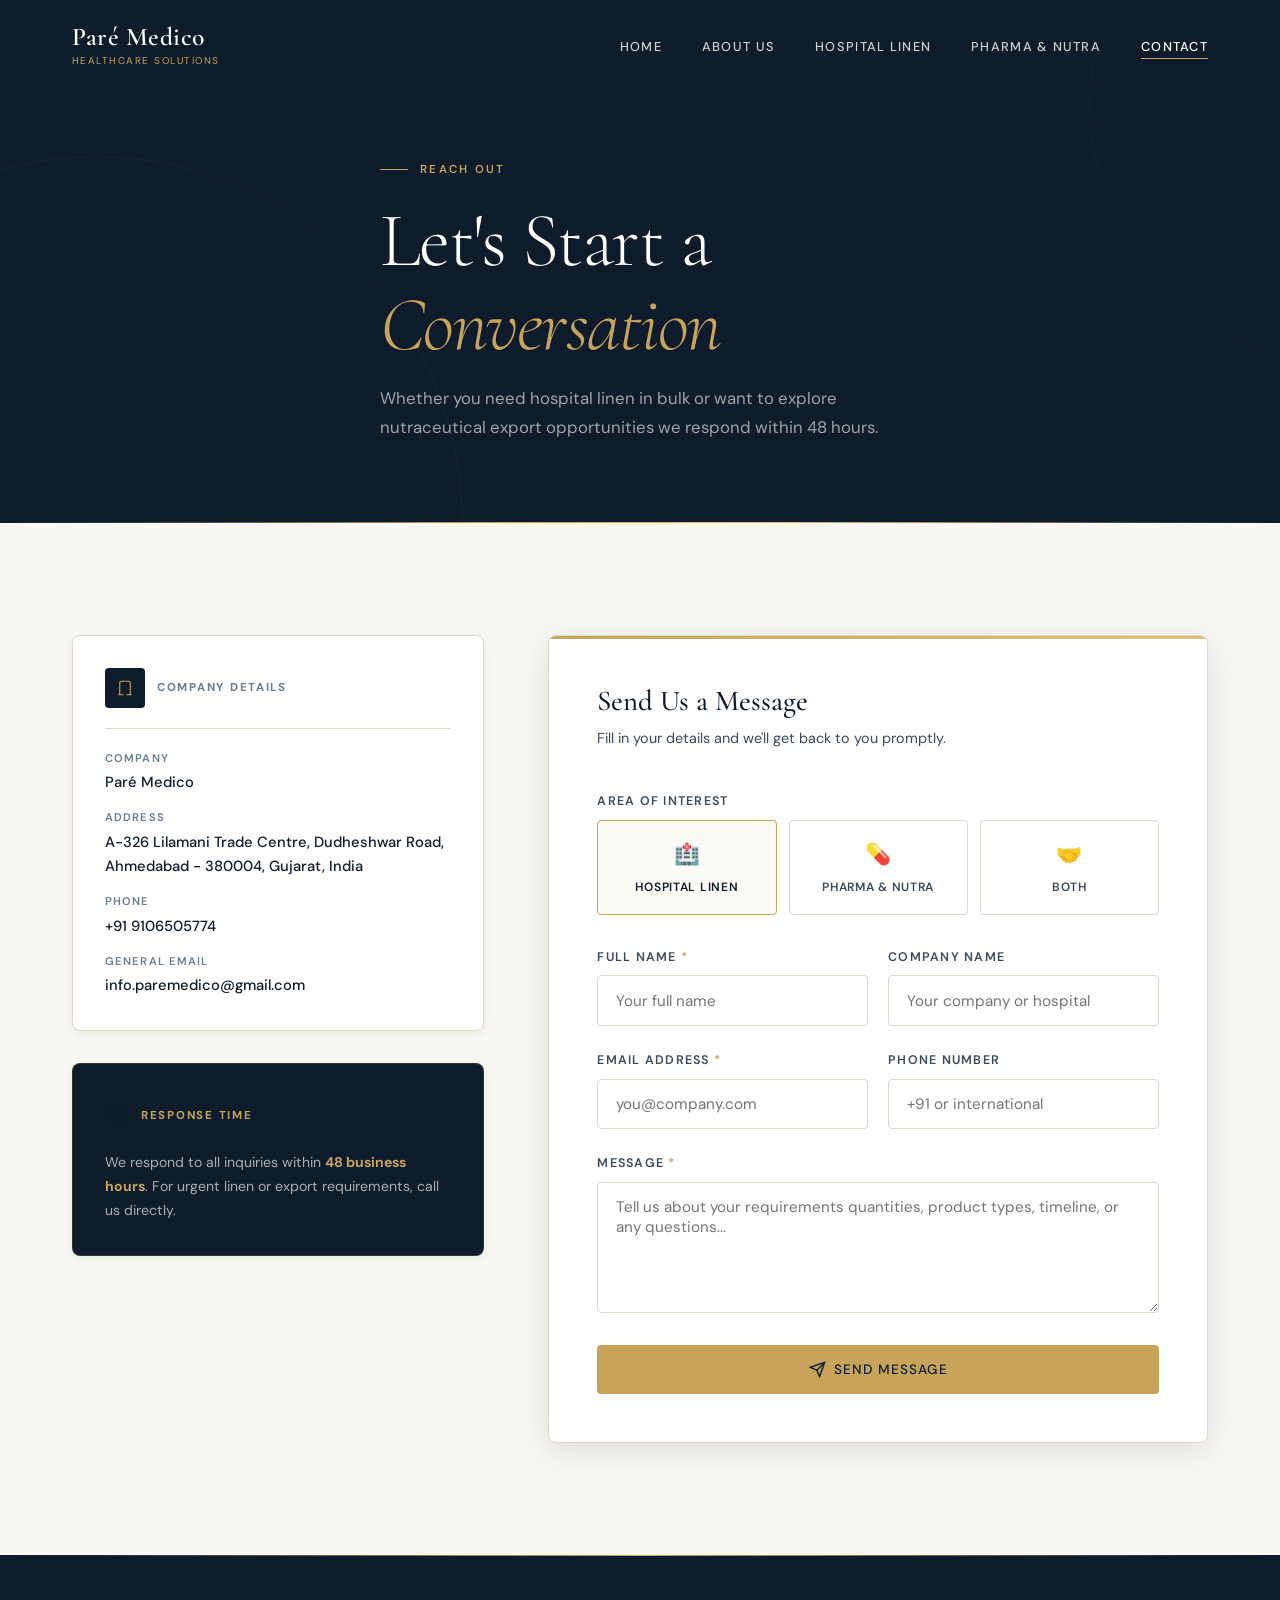
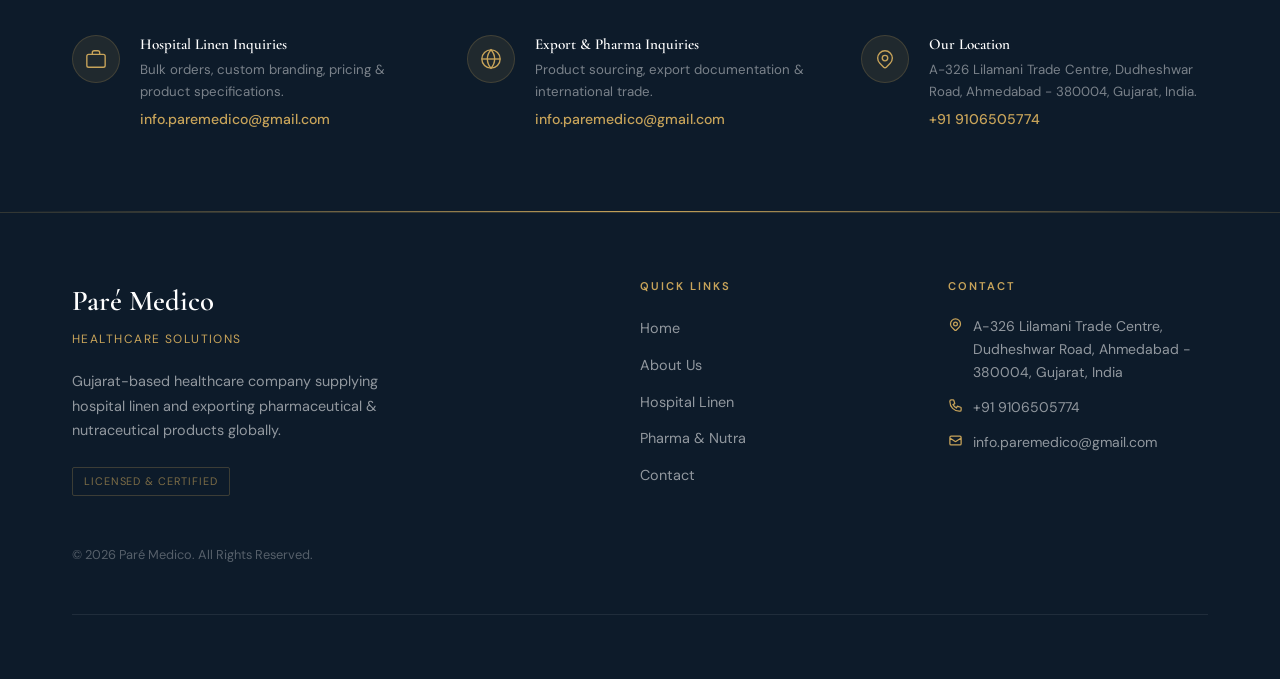
<file: contact.html>
<!DOCTYPE html>
<html lang="en">
<head>
  <meta charset="UTF-8" />
  <meta name="viewport" content="width=device-width, initial-scale=1.0" />
  <meta name="description" content="Contact Paré Medico – Reach us for hospital linen inquiries, pharmaceutical export discussions, or general questions. A-326 Lilamani Trade Centre, Dudheshwar Road, Ahmedabad - 380004, Gujarat, India." />
  <title>Contact | Paré Medico</title>
  <link rel="stylesheet" href="css/style.css" />
  <style>

    /* ── HERO ── */
    .contact-hero {
      background: var(--navy);
      min-height: 50vh;
      display: flex;
      align-items: flex-end;
      padding-bottom: 5rem;
      padding-top: 10rem;
      position: relative;
      overflow: hidden;
    }

    .contact-hero-pattern {
      position: absolute;
      inset: 0;
      z-index: 0;
    }

    .contact-hero-pattern svg {
      position: absolute;
      inset: 0;
      width: 100%;
      height: 100%;
    }

    .contact-hero-content { position: relative; z-index: 2; }

    .contact-hero h1 {
      color: var(--white);
      font-size: clamp(2.8rem, 6vw, 5rem);
      font-weight: 300;
      line-height: 1.1;
      margin-bottom: 1rem;
    }

    .contact-hero h1 em { font-style: italic; color: var(--gold); }

    .contact-hero p {
      color: rgba(255,255,255,0.6);
      font-size: 1.05rem;
      max-width: 520px;
    }

    .hero-gold-line {
      position: absolute;
      bottom: 0; left: 0; right: 0;
      height: 1px;
      background: linear-gradient(90deg, transparent, var(--gold) 40%, var(--gold-light) 60%, transparent);
    }

    /* ── MAIN CONTACT SECTION ── */
    .contact-main {
      background: var(--cream);
      padding: 7rem 0;
    }

    .contact-layout {
      display: grid;
      grid-template-columns: 1fr 1.6fr;
      gap: 4rem;
      align-items: start;
    }

    /* ── LEFT PANEL ── */
    .contact-info-panel {
      display: flex;
      flex-direction: column;
      gap: 2rem;
    }

    .contact-card {
      background: var(--white);
      border-radius: var(--radius-md);
      padding: 2rem;
      border: 1px solid var(--border);
      box-shadow: var(--shadow-sm);
      transition: var(--transition);
    }

    .contact-card:hover {
      box-shadow: var(--shadow-md);
      border-color: rgba(200,164,90,0.3);
    }

    .contact-card-header {
      display: flex;
      align-items: center;
      gap: 0.75rem;
      margin-bottom: 1.25rem;
      padding-bottom: 1.25rem;
      border-bottom: 1px solid var(--border);
    }

    .contact-card-icon {
      width: 40px; height: 40px;
      border-radius: var(--radius-sm);
      background: var(--navy);
      display: flex;
      align-items: center;
      justify-content: center;
      flex-shrink: 0;
    }

    .contact-card-icon svg { color: var(--gold); }

    .contact-card-title {
      font-family: var(--font-sans);
      font-size: 0.72rem;
      font-weight: 700;
      letter-spacing: 0.15em;
      text-transform: uppercase;
      color: var(--text-light);
    }

    .contact-detail {
      display: flex;
      flex-direction: column;
      gap: 0.85rem;
    }

    .contact-detail-row {
      display: flex;
      flex-direction: column;
      gap: 0.2rem;
    }

    .contact-detail-label {
      font-size: 0.7rem;
      font-weight: 600;
      letter-spacing: 0.1em;
      text-transform: uppercase;
      color: var(--text-light);
    }

    .contact-detail-value {
      font-size: 0.92rem;
      color: var(--navy);
      font-weight: 500;
    }

    .contact-detail-value a {
      color: var(--navy);
      transition: color var(--transition);
    }

    .contact-detail-value a:hover { color: var(--gold); }

    /* Department emails */
    .dept-email-list {
      display: flex;
      flex-direction: column;
      gap: 0.75rem;
    }

    .dept-email {
      display: flex;
      align-items: center;
      justify-content: space-between;
      padding: 0.75rem 1rem;
      background: var(--cream);
      border-radius: var(--radius-sm);
      border: 1px solid var(--border);
      transition: var(--transition);
      flex-wrap: wrap;
      gap: 0.5rem;
    }

    .dept-email:hover {
      border-color: rgba(200,164,90,0.3);
      background: var(--gold-pale);
    }

    .dept-email-label {
      font-size: 0.75rem;
      font-weight: 700;
      letter-spacing: 0.08em;
      text-transform: uppercase;
      color: var(--text-mid);
    }

    .dept-email-address {
      font-size: 0.83rem;
      color: var(--navy);
      font-weight: 500;
    }

    .dept-email-address a {
      color: var(--navy);
      transition: color var(--transition);
    }

    .dept-email-address a:hover { color: var(--gold); }

    /* ── FORM PANEL ── */
    .contact-form-panel {
      background: var(--white);
      border-radius: var(--radius-md);
      padding: 3rem;
      box-shadow: var(--shadow-md);
      border: 1px solid var(--border);
      position: relative;
      overflow: hidden;
    }

    .contact-form-panel::before {
      content: '';
      position: absolute;
      top: 0; left: 0; right: 0;
      height: 3px;
      background: linear-gradient(90deg, var(--gold), var(--gold-light));
    }

    .form-title {
      font-family: var(--font-serif);
      font-size: 1.8rem;
      font-weight: 500;
      color: var(--navy);
      margin-bottom: 0.5rem;
    }

    .form-subtitle {
      font-size: 0.9rem;
      color: var(--text-mid);
      margin-bottom: 2.5rem;
    }

    /* Interest selector */
    .interest-selector {
      display: grid;
      grid-template-columns: repeat(3, 1fr);
      gap: 0.75rem;
      margin-bottom: 1.5rem;
    }

    .interest-option {
      position: relative;
    }

    .interest-option input[type="radio"] {
      position: absolute;
      opacity: 0;
      pointer-events: none;
    }

    .interest-option label {
      display: flex;
      flex-direction: column;
      align-items: center;
      gap: 0.4rem;
      padding: 1rem 0.75rem;
      border: 1.5px solid var(--border);
      border-radius: var(--radius-sm);
      cursor: pointer;
      transition: var(--transition);
      text-align: center;
      font-size: 0.75rem;
      font-weight: 600;
      letter-spacing: 0.06em;
      text-transform: uppercase;
      color: var(--text-mid);
    }

    .interest-option label .option-emoji {
      font-size: 1.3rem;
    }

    .interest-option input:checked + label {
      border-color: var(--gold);
      background: rgba(200,164,90,0.06);
      color: var(--navy);
    }

    .interest-option label:hover {
      border-color: rgba(200,164,90,0.4);
      background: rgba(200,164,90,0.03);
    }

    /* Submit button full width */
    .btn-submit {
      width: 100%;
      justify-content: center;
      padding: 1rem 2rem;
      font-size: 0.85rem;
    }

    /* Form success state */
    .form-success {
      display: none;
      text-align: center;
      padding: 3rem 2rem;
    }

    .form-success-icon {
      width: 64px; height: 64px;
      border-radius: 50%;
      background: #E6F4EA;
      display: flex;
      align-items: center;
      justify-content: center;
      margin: 0 auto 1.5rem;
    }

    .form-success-icon svg { color: #1B6B30; }

    .form-success h3 {
      color: var(--navy);
      margin-bottom: 0.75rem;
    }

    .form-success p {
      color: var(--text-mid);
      font-size: 0.9rem;
    }

    /* ── INFO STRIP ── */
    .info-strip {
      background: var(--navy);
      padding: 5rem 0;
      position: relative;
      overflow: hidden;
    }

    .info-strip::before,
    .info-strip::after {
      content: '';
      position: absolute;
      left: 0; right: 0;
      height: 1px;
      background: linear-gradient(90deg, transparent, var(--gold), transparent);
    }

    .info-strip::before { top: 0; }
    .info-strip::after  { bottom: 0; }

    .info-strip-grid {
      display: grid;
      grid-template-columns: repeat(3, 1fr);
      gap: 3rem;
    }

    .info-strip-item {
      display: flex;
      align-items: flex-start;
      gap: 1.25rem;
    }

    .info-strip-icon {
      width: 48px; height: 48px;
      border-radius: 50%;
      background: rgba(200,164,90,0.1);
      border: 1px solid rgba(200,164,90,0.2);
      display: flex;
      align-items: center;
      justify-content: center;
      flex-shrink: 0;
    }

    .info-strip-icon svg { color: var(--gold); }

    .info-strip-item h4 {
      color: var(--white);
      font-size: 0.95rem;
      margin-bottom: 0.35rem;
    }

    .info-strip-item p {
      color: rgba(255,255,255,0.45);
      font-size: 0.83rem;
      line-height: 1.65;
    }

    .info-strip-item a {
      color: var(--gold);
      font-weight: 500;
      font-size: 0.88rem;
      display: block;
      margin-top: 0.35rem;
      transition: color var(--transition);
    }

    .info-strip-item a:hover { color: var(--gold-light); }

    /* Responsive */
    @media (max-width: 900px) {
      .info-strip-grid { grid-template-columns: 1fr; gap: 2rem; }
    }

    @media (max-width: 768px) {
      .contact-layout { grid-template-columns: 1fr; }
      .contact-form-panel { padding: 2rem 1.5rem; }
      .interest-selector { grid-template-columns: 1fr; }
    }
  </style>
</head>
<body>

  <!-- ══════════════════════════════════════
       NAVIGATION
  ══════════════════════════════════════ -->
  <nav class="navbar scrolled" id="navbar" role="navigation" aria-label="Main navigation">
    <div class="container">
      <div class="nav-inner">
        <a href="index.html" class="nav-logo" aria-label="Paré Medico Home">
          <span class="nav-logo-name">Paré Medico</span>
          <span class="nav-logo-tagline">Healthcare Solutions</span>
        </a>
        <ul class="nav-menu" id="nav-menu" role="menubar">
          <li role="none"><a href="index.html"    class="nav-link" role="menuitem">Home</a></li>
          <li role="none"><a href="about.html"    class="nav-link" role="menuitem">About Us</a></li>
          <li role="none"><a href="textiles.html" class="nav-link" role="menuitem">Hospital Linen</a></li>
          <li role="none"><a href="pharma.html"   class="nav-link" role="menuitem">Pharma &amp; Nutra</a></li>
          <li role="none"><a href="contact.html"  class="nav-link active" role="menuitem">Contact</a></li>
        </ul>
        <button class="hamburger" id="hamburger" aria-label="Toggle menu" aria-expanded="false">
          <span></span><span></span><span></span>
        </button>
      </div>
    </div>
  </nav>

  <!-- ══════════════════════════════════════
       HERO
  ══════════════════════════════════════ -->
  <section class="contact-hero">
    <div class="contact-hero-pattern" aria-hidden="true">
      <svg viewBox="0 0 1440 500" preserveAspectRatio="xMidYMid slice" xmlns="http://www.w3.org/2000/svg">
        <circle cx="200"  cy="500" r="350" fill="none" stroke="#C8A45A" stroke-width="0.5" opacity="0.12"/>
        <circle cx="1400" cy="100" r="250" fill="none" stroke="#C8A45A" stroke-width="0.5" opacity="0.1"/>
        <line x1="0"    y1="200" x2="500"  y2="500" stroke="#C8A45A" stroke-width="0.4" opacity="0.07"/>
        <line x1="1440" y1="300" x2="900"  y2="500" stroke="#C8A45A" stroke-width="0.4" opacity="0.07"/>
        <rect x="0" y="0" width="3"  height="80" fill="#C8A45A" opacity="0.5"/>
        <rect x="0" y="0" width="80" height="3"  fill="#C8A45A" opacity="0.5"/>
      </svg>
    </div>

    <div class="container">
      <div class="contact-hero-content">
        <div class="section-label animate-up">Reach Out</div>
        <h1 class="animate-up delay-1">
          Let's Start a<br><em>Conversation</em>
        </h1>
        <p class="animate-up delay-2">
          Whether you need hospital linen in bulk or want to explore
          nutraceutical export opportunities we respond within 48 hours.
        </p>
      </div>
    </div>

    <div class="hero-gold-line" aria-hidden="true"></div>
  </section>

  <!-- ══════════════════════════════════════
       MAIN CONTACT AREA
  ══════════════════════════════════════ -->
  <section class="contact-main">
    <div class="container">
      <div class="contact-layout">

        <!-- LEFT: Info cards -->
        <div class="contact-info-panel">

          <!-- General contact -->
          <div class="contact-card reveal">
            <div class="contact-card-header">
              <div class="contact-card-icon" aria-hidden="true">
                <svg width="18" height="18" viewBox="0 0 24 24" fill="none" stroke="currentColor" stroke-width="1.5">
                  <path d="M19 21V5a2 2 0 00-2-2H7a2 2 0 00-2 2v16m14 0h2m-2 0h-5m-9 0H3m2 0h5"/>
                </svg>
              </div>
              <span class="contact-card-title">Company Details</span>
            </div>
            <div class="contact-detail">
              <div class="contact-detail-row">
                <span class="contact-detail-label">Company</span>
                <span class="contact-detail-value">Paré Medico</span>
              </div>
              <div class="contact-detail-row">
                <span class="contact-detail-label">Address</span>
                <span class="contact-detail-value">
                  <a href="https://maps.google.com/?q=A-326+Lilamani+Trade+Centre+Dudheshwar+Road+Ahmedabad+380004+Gujarat+India" target="_blank" rel="noopener noreferrer">
                    A-326 Lilamani Trade Centre, Dudheshwar Road, Ahmedabad - 380004, Gujarat, India
                  </a>
                </span>
              </div>
              <div class="contact-detail-row">
                <span class="contact-detail-label">Phone</span>
                <span class="contact-detail-value">
                  <a href="tel:+919106505774">+91 9106505774</a>
                </span>
              </div>
              <div class="contact-detail-row">
                <span class="contact-detail-label">General Email</span>
                <span class="contact-detail-value">
                  <a href="mailto:info.paremedico@gmail.com">info.paremedico@gmail.com</a>
                </span>
              </div>
            </div>
          </div>

          <!-- Department emails -->
          <!-- <div class="contact-card reveal">
            <div class="contact-card-header">
              <div class="contact-card-icon" aria-hidden="true">
                <svg width="18" height="18" viewBox="0 0 24 24" fill="none" stroke="currentColor" stroke-width="1.5">
                  <path d="M3 8l7.89 5.26a2 2 0 002.22 0L21 8M5 19h14a2 2 0 002-2V7a2 2 0 00-2-2H5a2 2 0 00-2 2v10a2 2 0 002 2z"/>
                </svg>
              </div>
              <span class="contact-card-title">Department Emails</span>
            </div>
            <div class="dept-email-list">
              <div class="dept-email">
                <span class="dept-email-label">🏥 Textiles 💊 Pharma Export 📩 General</span>
                <span class="dept-email-address"><a href="mailto:info.paremedico@gmail.com">info.paremedico@gmail.com</a></span>
              </div>
              <div class="dept-email">
                <span class="dept-email-label">💊 Pharma Export</span>
                <span class="dept-email-address"><a href="mailto:info.paremedico@gmail.com">info.paremedico@gmail.com</a></span>
              </div>
              <div class="dept-email">
                <span class="dept-email-label">📩 General</span>
                <span class="dept-email-address"><a href="mailto:info.paremedico@gmail.com">info.paremedico@gmail.com</a></span>
              </div>
            </div>
          </div> -->

          <!-- Response time -->
          <div class="contact-card reveal" style="background: var(--navy); border-color: rgba(200,164,90,0.2);">
            <div style="display:flex; align-items:center; gap:0.75rem; margin-bottom:1rem;">
              <span style="font-size:1.5rem;" aria-hidden="true">⏱</span>
              <span style="font-size:0.72rem; font-weight:700; letter-spacing:0.15em; text-transform:uppercase; color:var(--gold);">Response Time</span>
            </div>
            <p style="color:rgba(255,255,255,0.65); font-size:0.88rem; line-height:1.7; margin:0;">
              We respond to all inquiries within <strong style="color:var(--gold);">48 business hours</strong>.
              For urgent linen or export requirements, call us directly.
            </p>
          </div>

        </div>

        <!-- RIGHT: Form -->
        <div class="contact-form-panel reveal">

          <h2 class="form-title">Send Us a Message</h2>
          <p class="form-subtitle">Fill in your details and we'll get back to you promptly.</p>

          <!-- Interest selector (visual radio) -->
          <div class="form-group">
            <label>Area of Interest</label>
            <div class="interest-selector" role="group" aria-label="Select your area of interest">
              <div class="interest-option">
                <input type="radio" name="interest_visual" id="int-textiles" value="Textiles" checked />
                <label for="int-textiles">
                  <span class="option-emoji" aria-hidden="true">🏥</span>
                  Hospital Linen
                </label>
              </div>
              <div class="interest-option">
                <input type="radio" name="interest_visual" id="int-pharma" value="Pharma & Nutra" />
                <label for="int-pharma">
                  <span class="option-emoji" aria-hidden="true">💊</span>
                  Pharma &amp; Nutra
                </label>
              </div>
              <div class="interest-option">
                <input type="radio" name="interest_visual" id="int-both" value="Both" />
                <label for="int-both">
                  <span class="option-emoji" aria-hidden="true">🤝</span>
                  Both
                </label>
              </div>
            </div>
          </div>

          <form id="contact-form" novalidate aria-label="Contact form">

            <div class="form-row">
              <div class="form-group">
                <label for="name">Full Name <span aria-hidden="true" style="color:var(--gold);">*</span></label>
                <input
                  type="text"
                  id="name"
                  name="name"
                  placeholder="Your full name"
                  required
                  autocomplete="name"
                  aria-required="true"
                />
              </div>
              <div class="form-group">
                <label for="company">Company Name</label>
                <input
                  type="text"
                  id="company"
                  name="company"
                  placeholder="Your company or hospital"
                  autocomplete="organization"
                />
              </div>
            </div>

            <div class="form-row">
              <div class="form-group">
                <label for="email">Email Address <span aria-hidden="true" style="color:var(--gold);">*</span></label>
                <input
                  type="email"
                  id="email"
                  name="email"
                  placeholder="you@company.com"
                  required
                  autocomplete="email"
                  aria-required="true"
                />
              </div>
              <div class="form-group">
                <label for="phone">Phone Number</label>
                <input
                  type="tel"
                  id="phone"
                  name="phone"
                  placeholder="+91 or international"
                  autocomplete="tel"
                />
              </div>
            </div>

            <div class="form-group">
              <label for="message">Message <span aria-hidden="true" style="color:var(--gold);">*</span></label>
              <textarea
                id="message"
                name="message"
                placeholder="Tell us about your requirements quantities, product types, timeline, or any questions..."
                required
                aria-required="true"
                rows="5"
              ></textarea>
            </div>

            <button type="submit" class="btn btn-primary btn-submit">
              <svg width="17" height="17" viewBox="0 0 24 24" fill="none" stroke="currentColor" stroke-width="2" aria-hidden="true">
                <line x1="22" y1="2" x2="11" y2="13"/>
                <polygon points="22 2 15 22 11 13 2 9 22 2"/>
              </svg>
              Send Message
            </button>

          </form>

          <!-- Success state (shown after submit) -->
          <div class="form-success" id="form-success" role="alert" aria-live="polite">
            <div class="form-success-icon" aria-hidden="true">
              <svg width="30" height="30" viewBox="0 0 24 24" fill="none" stroke="currentColor" stroke-width="2">
                <polyline points="20 6 9 17 4 12"/>
              </svg>
            </div>
            <h3>Message Sent!</h3>
            <p>Thank you for reaching out. We'll get back to you within 48 business hours.</p>
          </div>

        </div>
      </div>
    </div>
  </section>

  <!-- ══════════════════════════════════════
       INFO STRIP
  ══════════════════════════════════════ -->
  <section class="info-strip" aria-label="Quick contact information">
    <div class="container">
      <div class="info-strip-grid">

        <div class="info-strip-item reveal">
          <div class="info-strip-icon" aria-hidden="true">
            <svg width="22" height="22" viewBox="0 0 24 24" fill="none" stroke="currentColor" stroke-width="1.5">
              <rect x="2" y="7" width="20" height="14" rx="2"/>
              <path d="M16 7V5a2 2 0 00-2-2h-4a2 2 0 00-2 2v2"/>
            </svg>
          </div>
          <div>
            <h4>Hospital Linen Inquiries</h4>
            <p>Bulk orders, custom branding, pricing &amp; product specifications.</p>
            <a href="mailto:info.paremedico@gmail.com">info.paremedico@gmail.com</a>
          </div>
        </div>

        <div class="info-strip-item reveal">
          <div class="info-strip-icon" aria-hidden="true">
            <svg width="22" height="22" viewBox="0 0 24 24" fill="none" stroke="currentColor" stroke-width="1.5">
              <circle cx="12" cy="12" r="10"/>
              <line x1="2"  y1="12" x2="22" y2="12"/>
              <path d="M12 2a15.3 15.3 0 014 10 15.3 15.3 0 01-4 10 15.3 15.3 0 01-4-10 15.3 15.3 0 014-10z"/>
            </svg>
          </div>
          <div>
            <h4>Export &amp; Pharma Inquiries</h4>
            <p>Product sourcing, export documentation &amp; international trade.</p>
            <a href="mailto:info.paremedico@gmail.com">info.paremedico@gmail.com</a>
          </div>
        </div>

        <div class="info-strip-item reveal">
          <div class="info-strip-icon" aria-hidden="true">
            <svg width="22" height="22" viewBox="0 0 24 24" fill="none" stroke="currentColor" stroke-width="1.5">
              <path d="M17.657 16.657L13.414 20.9a1.998 1.998 0 01-2.827 0l-4.244-4.243a8 8 0 1111.314 0z"/>
              <path d="M15 11a3 3 0 11-6 0 3 3 0 016 0z"/>
            </svg>
          </div>
          <div>
            <h4>Our Location</h4>
            <p>A-326 Lilamani Trade Centre, Dudheshwar Road, Ahmedabad - 380004, Gujarat, India.</p>
            <a href="tel:+919106505774">+91 9106505774</a>
          </div>
        </div>

      </div>
    </div>
  </section>

  <!-- ══════════════════════════════════════
       FOOTER
  ══════════════════════════════════════ -->
  <footer role="contentinfo">
    <div class="container">
      <div class="footer-grid">

        <div>
          <div class="footer-brand-name">Paré Medico</div>
          <div class="footer-brand-tagline">Healthcare Solutions</div>
          <p class="footer-desc">
            Gujarat-based healthcare company supplying hospital linen and
            exporting pharmaceutical &amp; nutraceutical products globally.
          </p>
          <div style="margin-top: 1.5rem; display: flex; gap: 0.75rem; flex-wrap: wrap;">
            <span class="footer-badge">Licensed &amp; Certified</span>
          </div>
        </div>

        <div>
          <div class="footer-heading">Quick Links</div>
          <ul class="footer-links">
            <li><a href="index.html">Home</a></li>
            <li><a href="about.html">About Us</a></li>
            <li><a href="textiles.html">Hospital Linen</a></li>
            <li><a href="pharma.html">Pharma &amp; Nutra</a></li>
            <li><a href="contact.html">Contact</a></li>
          </ul>
        </div>

        <div>
  <div class="footer-heading">Contact</div>
  <div class="footer-contact">
    <div class="footer-contact-item">
      <svg width="15" height="15" viewBox="0 0 24 24" fill="none" stroke="currentColor" stroke-width="2" aria-hidden="true">
        <path d="M17.657 16.657L13.414 20.9a1.998 1.998 0 01-2.827 0l-4.244-4.243a8 8 0 1111.314 0z"/>
        <path d="M15 11a3 3 0 11-6 0 3 3 0 016 0z"/>
      </svg>
      <a href="https://www.google.com/maps/place/Lilamani+Trade+center,+Tavdipura,+Kazipur+Dariyapur,+Ahmedabad,+Gujarat+380004/@23.039921,72.5853609,17z/data=!3m1!4b1!4m6!3m5!1s0x395e84420484d7a9:0xc812064b819b6687!8m2!3d23.0398577!4d72.5852702!16s%2Fg%2F11bvtfpy_r!18m1!1e1?entry=ttu"
         target="_blank"
         rel="noopener noreferrer"
         style="color:rgba(255,255,255,0.55);transition:color 0.3s;">
        A-326 Lilamani Trade Centre, Dudheshwar Road, Ahmedabad - 380004, Gujarat, India
      </a>
    </div>

    <div class="footer-contact-item">
      <svg width="15" height="15" viewBox="0 0 24 24" fill="none" stroke="currentColor" stroke-width="2" aria-hidden="true">
        <path d="M3 5a2 2 0 012-2h3.28a1 1 0 01.948.684l1.498 4.493a1 1 0 01-.502 1.21l-2.257 1.13a11.042 11.042 0 005.516 5.516l1.13-2.257a1 1 0 011.21-.502l4.493 1.498a1 1 0 01.684.949V19a2 2 0 01-2 2h-1C9.716 21 3 14.284 3 6V5z"/>
      </svg>
      <a href="tel:+919106505774" style="color:rgba(255,255,255,0.55);transition:color 0.3s;">
        +91 9106505774
      </a>
    </div>

    <div class="footer-contact-item">
      <svg width="15" height="15" viewBox="0 0 24 24" fill="none" stroke="currentColor" stroke-width="2" aria-hidden="true">
        <path d="M3 8l7.89 5.26a2 2 0 002.22 0L21 8M5 19h14a2 2 0 002-2V7a2 2 0 00-2-2H5a2 2 0 00-2 2v10a2 2 0 002 2z"/>
      </svg>
      <a href="mailto:info.paremedico@gmail.com" style="color:rgba(255,255,255,0.55);transition:color 0.3s;">
        info.paremedico@gmail.com
      </a>
    </div>
  </div>
</div>

<div class="footer-bottom">
  <span>&copy; 2026 Paré Medico. All Rights Reserved.</span>
</div>
  </footer>

  <script src="js/main.js"></script>
</body>
</html>
</file>
<file: css/style.css>
/* ============================================================
   PARÉ MEDICO — Design System
   Color Ratio: 60% Deep Navy | 30% White/Cream | 10% Gold
   Typography: Cormorant Garamond (serif) + DM Sans (body)
   ============================================================ */

@import url('https://fonts.googleapis.com/css2?family=Cormorant+Garamond:ital,wght@0,300;0,400;0,500;0,600;0,700;1,300;1,400;1,600&family=DM+Sans:wght@300;400;500;600&display=swap');

/* ── CSS Variables ── */
:root {
  --navy:        #0D1B2A;
  --navy-mid:    #132338;
  --navy-light:  #1E3A5F;
  --gold:        #C8A45A;
  --gold-light:  #E2C07A;
  --gold-pale:   #F5EDD6;
  --white:       #FFFFFF;
  --cream:       #FAF8F4;
  --text-dark:   #0D1B2A;
  --text-mid:    #3A4A5C;
  --text-light:  #6B7C93;
  --border:      #E0D8C8;

  --font-serif: 'Cormorant Garamond', Georgia, serif;
  --font-sans:  'DM Sans', system-ui, sans-serif;

  --radius-sm:  4px;
  --radius-md:  8px;
  --radius-lg:  16px;

  --shadow-sm:  0 2px 8px rgba(13,27,42,0.08);
  --shadow-md:  0 8px 32px rgba(13,27,42,0.12);
  --shadow-lg:  0 20px 60px rgba(13,27,42,0.18);

  --transition: 0.3s cubic-bezier(0.4, 0, 0.2, 1);
  --max-width:  1200px;
}

/* ── Reset & Base ── */
*, *::before, *::after { box-sizing: border-box; margin: 0; padding: 0; }

html { scroll-behavior: smooth; font-size: 16px; }

body {
  font-family: var(--font-sans);
  font-weight: 400;
  color: var(--text-dark);
  background: var(--cream);
  line-height: 1.65;
  -webkit-font-smoothing: antialiased;
}

img { max-width: 100%; height: auto; display: block; }
a  { text-decoration: none; color: inherit; }
ul { list-style: none; }

/* ── Typography Scale ── */
h1, h2, h3, h4 {
  font-family: var(--font-serif);
  line-height: 1.2;
  font-weight: 600;
  color: var(--navy);
}

h1 { font-size: clamp(2.6rem, 6vw, 5rem); font-weight: 300; letter-spacing: -0.02em; }
h2 { font-size: clamp(2rem, 4vw, 3.2rem); font-weight: 400; }
h3 { font-size: clamp(1.3rem, 2.5vw, 1.8rem); font-weight: 500; }
h4 { font-size: 1.1rem; font-weight: 600; }

p  { font-size: 1rem; color: var(--text-mid); line-height: 1.75; }

.serif { font-family: var(--font-serif); }
.gold  { color: var(--gold); }

/* ── Container ── */
.container {
  max-width: var(--max-width);
  margin: 0 auto;
  padding: 0 2rem;
}

/* ── Buttons ── */
.btn {
  display: inline-flex;
  align-items: center;
  gap: 0.5rem;
  font-family: var(--font-sans);
  font-size: 0.875rem;
  font-weight: 500;
  letter-spacing: 0.08em;
  text-transform: uppercase;
  padding: 0.85rem 2rem;
  border-radius: var(--radius-sm);
  border: none;
  cursor: pointer;
  transition: var(--transition);
  position: relative;
  overflow: hidden;
}

.btn::after {
  content: '';
  position: absolute;
  inset: 0;
  background: rgba(255,255,255,0.1);
  opacity: 0;
  transition: var(--transition);
}
.btn:hover::after { opacity: 1; }

.btn-primary {
  background: var(--gold);
  color: var(--navy);
}
.btn-primary:hover {
  background: var(--gold-light);
  transform: translateY(-2px);
  box-shadow: 0 8px 24px rgba(200,164,90,0.35);
}

.btn-outline {
  background: transparent;
  color: var(--white);
  border: 1.5px solid rgba(200,164,90,0.6);
}
.btn-outline:hover {
  border-color: var(--gold);
  color: var(--gold);
  transform: translateY(-2px);
}

.btn-outline-dark {
  background: transparent;
  color: var(--navy);
  border: 1.5px solid var(--navy);
}
.btn-outline-dark:hover {
  background: var(--navy);
  color: var(--white);
  transform: translateY(-2px);
}

/* ── Navigation ── */
.navbar {
  position: fixed;
  top: 0;
  left: 0;
  right: 0;
  z-index: 1000;
  background: transparent;
  transition: background var(--transition), box-shadow var(--transition);
  padding: 1.5rem 0;
}

.navbar.scrolled {
  background: var(--navy);
  box-shadow: 0 2px 20px rgba(13,27,42,0.25);
  padding: 1rem 0;
}

.nav-inner {
  display: flex;
  align-items: center;
  justify-content: space-between;
}

.nav-logo {
  display: flex;
  flex-direction: column;
  gap: 0;
}

.nav-logo-name {
  font-family: var(--font-serif);
  font-size: 1.6rem;
  font-weight: 600;
  color: var(--white);
  letter-spacing: 0.02em;
  line-height: 1;
}

.nav-logo-tagline {
  font-family: var(--font-sans);
  font-size: 0.62rem;
  letter-spacing: 0.15em;
  text-transform: uppercase;
  color: var(--gold);
  margin-top: 3px;
}

.nav-menu {
  display: flex;
  align-items: center;
  gap: 2.5rem;
}

.nav-link {
  font-size: 0.8rem;
  font-weight: 500;
  letter-spacing: 0.1em;
  text-transform: uppercase;
  color: rgba(255,255,255,0.8);
  position: relative;
  transition: color var(--transition);
}

.nav-link::after {
  content: '';
  position: absolute;
  bottom: -4px;
  left: 0;
  width: 0;
  height: 1.5px;
  background: var(--gold);
  transition: width var(--transition);
}

.nav-link:hover,
.nav-link.active {
  color: var(--white);
}

.nav-link:hover::after,
.nav-link.active::after {
  width: 100%;
}

/* Hamburger */
.hamburger {
  display: none;
  flex-direction: column;
  gap: 5px;
  background: none;
  border: none;
  cursor: pointer;
  padding: 4px;
}
.hamburger span {
  display: block;
  width: 24px;
  height: 2px;
  background: var(--white);
  transition: var(--transition);
}

/* ── Section Utilities ── */
.section { padding: 7rem 0; }
.section-sm { padding: 4rem 0; }

.section-label {
  font-size: 0.72rem;
  font-weight: 600;
  letter-spacing: 0.2em;
  text-transform: uppercase;
  color: var(--gold);
  display: flex;
  align-items: center;
  gap: 0.75rem;
  margin-bottom: 1.25rem;
}

.section-label::before {
  content: '';
  display: inline-block;
  width: 28px;
  height: 1.5px;
  background: var(--gold);
}

.section-title { margin-bottom: 1.25rem; }
.section-subtitle {
  font-size: 1.05rem;
  color: var(--text-mid);
  max-width: 600px;
  margin-bottom: 3rem;
}

/* ── Gold Divider ── */
.gold-rule {
  width: 60px;
  height: 2px;
  background: linear-gradient(90deg, var(--gold), var(--gold-light));
  margin: 1.25rem 0 2rem;
}

/* ── Cards ── */
.card {
  background: var(--white);
  border-radius: var(--radius-md);
  box-shadow: var(--shadow-sm);
  transition: var(--transition);
  overflow: hidden;
}
.card:hover {
  box-shadow: var(--shadow-md);
  transform: translateY(-4px);
}

/* ── Tables ── */
.styled-table {
  width: 100%;
  border-collapse: collapse;
  font-size: 0.95rem;
}

.styled-table th {
  background: var(--navy);
  color: var(--gold);
  font-family: var(--font-sans);
  font-size: 0.72rem;
  font-weight: 600;
  letter-spacing: 0.12em;
  text-transform: uppercase;
  padding: 1rem 1.25rem;
  text-align: left;
}

.styled-table td {
  padding: 0.9rem 1.25rem;
  border-bottom: 1px solid var(--border);
  color: var(--text-mid);
}

.styled-table tr:last-child td { border-bottom: none; }
.styled-table tr:hover td { background: var(--cream); }

.badge {
  display: inline-flex;
  align-items: center;
  gap: 0.35rem;
  font-size: 0.75rem;
  font-weight: 600;
  padding: 0.3rem 0.75rem;
  border-radius: 100px;
}

.badge-green { background: #E6F4EA; color: #1E7E34; }
.badge-amber { background: #FFF3CD; color: #856404; }

/* ── Hero Shared ── */
.hero {
  min-height: 100vh;
  position: relative;
  display: flex;
  align-items: center;
  overflow: hidden;
  background: var(--navy);
}

.hero-overlay {
  position: absolute;
  inset: 0;
  background: linear-gradient(
    135deg,
    rgba(13,27,42,0.96) 0%,
    rgba(19,35,56,0.88) 50%,
    rgba(30,58,95,0.75) 100%
  );
  z-index: 1;
}

.hero-bg {
  position: absolute;
  inset: 0;
  object-fit: cover;
  width: 100%;
  height: 100%;
  z-index: 0;
}

.hero-content {
  position: relative;
  z-index: 2;
}

/* Decorative gold lines */
.hero-decor {
  position: absolute;
  z-index: 1;
}

/* ── Page Hero (inner pages) ── */
.page-hero {
  background: var(--navy);
  padding: 10rem 0 5rem;
  position: relative;
  overflow: hidden;
}

.page-hero::after {
  content: '';
  position: absolute;
  bottom: 0;
  left: 0;
  right: 0;
  height: 1px;
  background: linear-gradient(90deg, transparent, var(--gold), transparent);
}

.page-hero-pattern {
  position: absolute;
  inset: 0;
  opacity: 0.04;
  background-image:
    repeating-linear-gradient(
      0deg,
      transparent,
      transparent 39px,
      rgba(200,164,90,1) 39px,
      rgba(200,164,90,1) 40px
    ),
    repeating-linear-gradient(
      90deg,
      transparent,
      transparent 39px,
      rgba(200,164,90,1) 39px,
      rgba(200,164,90,1) 40px
    );
}

.page-hero h1 {
  color: var(--white);
  font-weight: 300;
}

.page-hero .section-label { margin-bottom: 1rem; }
.page-hero p {
  color: rgba(255,255,255,0.65);
  font-size: 1.1rem;
  max-width: 580px;
  margin-top: 1rem;
}

/* ── Footer ── */
footer {
  background: var(--navy);
  color: rgba(255,255,255,0.7);
  padding: 4rem 0 2rem;
  border-top: 1px solid rgba(200,164,90,0.2);
}

.footer-grid {
  display: grid;
  grid-template-columns: 2fr 1fr 1fr;
  gap: 3rem;
  padding-bottom: 3rem;
  border-bottom: 1px solid rgba(255,255,255,0.08);
  margin-bottom: 2rem;
}

.footer-brand-name {
  font-family: var(--font-serif);
  font-size: 1.8rem;
  font-weight: 600;
  color: var(--white);
  margin-bottom: 0.35rem;
}

.footer-brand-tagline {
  font-size: 0.75rem;
  letter-spacing: 0.12em;
  text-transform: uppercase;
  color: var(--gold);
  margin-bottom: 1.25rem;
}

.footer-desc {
  font-size: 0.9rem;
  line-height: 1.7;
  color: rgba(255,255,255,0.55);
  max-width: 320px;
}

.footer-heading {
  font-family: var(--font-sans);
  font-size: 0.7rem;
  font-weight: 600;
  letter-spacing: 0.18em;
  text-transform: uppercase;
  color: var(--gold);
  margin-bottom: 1.25rem;
}

.footer-links { display: flex; flex-direction: column; gap: 0.65rem; }
.footer-links a {
  font-size: 0.9rem;
  color: rgba(255,255,255,0.55);
  transition: color var(--transition);
}
.footer-links a:hover { color: var(--gold); }

.footer-contact { display: flex; flex-direction: column; gap: 0.75rem; }
.footer-contact-item {
  display: flex;
  align-items: flex-start;
  gap: 0.65rem;
  font-size: 0.875rem;
  color: rgba(255,255,255,0.55);
}

.footer-contact-item svg {
  flex-shrink: 0;
  margin-top: 2px;
  color: var(--gold);
}

.footer-bottom {
  display: flex;
  align-items: center;
  justify-content: space-between;
  font-size: 0.8rem;
  color: rgba(255,255,255,0.3);
}

.footer-badges {
  display: flex;
  gap: 1rem;
  flex-wrap: wrap;
}

.footer-badge {
  font-size: 0.68rem;
  letter-spacing: 0.08em;
  text-transform: uppercase;
  padding: 0.3rem 0.7rem;
  border: 1px solid rgba(200,164,90,0.25);
  border-radius: 2px;
  color: rgba(200,164,90,0.6);
}

/* ── Animations ── */
@keyframes fadeUp {
  from { opacity: 0; transform: translateY(28px); }
  to   { opacity: 1; transform: translateY(0); }
}

@keyframes fadeIn {
  from { opacity: 0; }
  to   { opacity: 1; }
}

@keyframes goldPulse {
  0%, 100% { opacity: 0.4; }
  50%       { opacity: 1; }
}

@keyframes lineExpand {
  from { width: 0; }
  to   { width: 100%; }
}

.animate-up   { animation: fadeUp  0.75s ease both; }
.animate-in   { animation: fadeIn  0.75s ease both; }
.delay-1      { animation-delay: 0.15s; }
.delay-2      { animation-delay: 0.3s; }
.delay-3      { animation-delay: 0.45s; }
.delay-4      { animation-delay: 0.6s; }

/* ── Form ── */
.form-group { margin-bottom: 1.5rem; }

.form-group label {
  display: block;
  font-size: 0.78rem;
  font-weight: 600;
  letter-spacing: 0.1em;
  text-transform: uppercase;
  color: var(--text-mid);
  margin-bottom: 0.5rem;
}

.form-group input,
.form-group select,
.form-group textarea {
  width: 100%;
  padding: 0.9rem 1.1rem;
  border: 1.5px solid var(--border);
  border-radius: var(--radius-sm);
  font-family: var(--font-sans);
  font-size: 0.95rem;
  color: var(--text-dark);
  background: var(--white);
  transition: border-color var(--transition), box-shadow var(--transition);
  outline: none;
  -webkit-appearance: none;
}

.form-group input:focus,
.form-group select:focus,
.form-group textarea:focus {
  border-color: var(--gold);
  box-shadow: 0 0 0 3px rgba(200,164,90,0.12);
}

.form-group textarea { resize: vertical; min-height: 130px; }

.form-row { display: grid; grid-template-columns: 1fr 1fr; gap: 1.25rem; }

/* ── Highlight Box ── */
.highlight-box {
  background: var(--navy);
  color: var(--white);
  border-radius: var(--radius-md);
  padding: 3rem;
  position: relative;
  overflow: hidden;
}
.highlight-box::before {
  content: '';
  position: absolute;
  top: 0; left: 0; right: 0;
  height: 3px;
  background: linear-gradient(90deg, var(--gold), var(--gold-light));
}

/* ── Responsive ── */
@media (max-width: 900px) {
  .footer-grid { grid-template-columns: 1fr 1fr; }
}

@media (max-width: 768px) {
  .section { padding: 4.5rem 0; }
  .container { padding: 0 1.25rem; }

  .nav-menu {
    display: none;
    flex-direction: column;
    position: fixed;
    top: 0; left: 0; right: 0; bottom: 0;
    background: var(--navy);
    padding: 6rem 2rem 2rem;
    gap: 2rem;
    z-index: 999;
  }
  .nav-menu.open { display: flex; }
  .nav-link { font-size: 1.1rem; }
  .hamburger { display: flex; z-index: 1001; }

  .footer-grid { grid-template-columns: 1fr; gap: 2rem; }
  .footer-bottom { flex-direction: column; gap: 1rem; text-align: center; }

  .form-row { grid-template-columns: 1fr; }
}

/* ── Utility ── */
.text-center { text-align: center; }
.text-white  { color: var(--white); }
.mb-1 { margin-bottom: 0.5rem; }
.mb-2 { margin-bottom: 1rem; }
.mb-3 { margin-bottom: 1.5rem; }
.mb-4 { margin-bottom: 2rem; }
.mt-1 { margin-top: 0.5rem; }
.mt-2 { margin-top: 1rem; }
.mt-3 { margin-top: 1.5rem; }
.mt-4 { margin-top: 2rem; }
</file>
